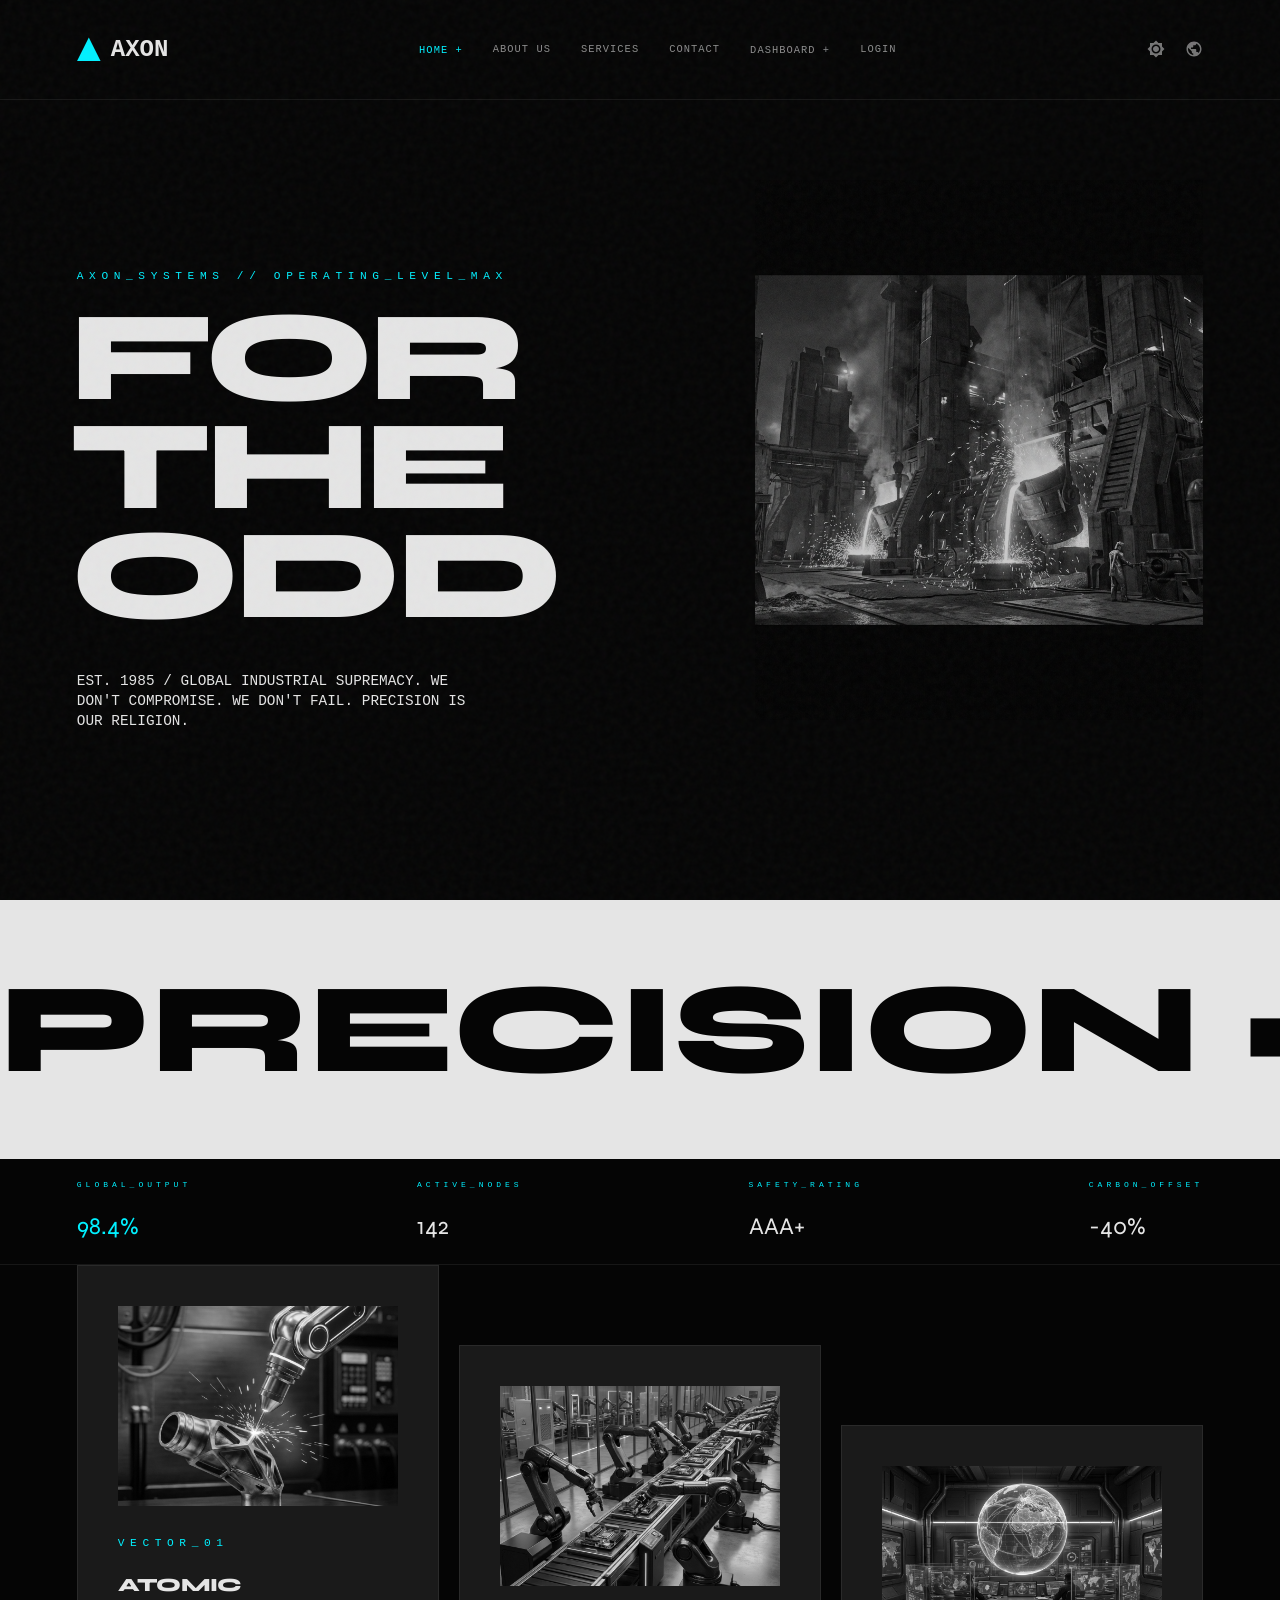
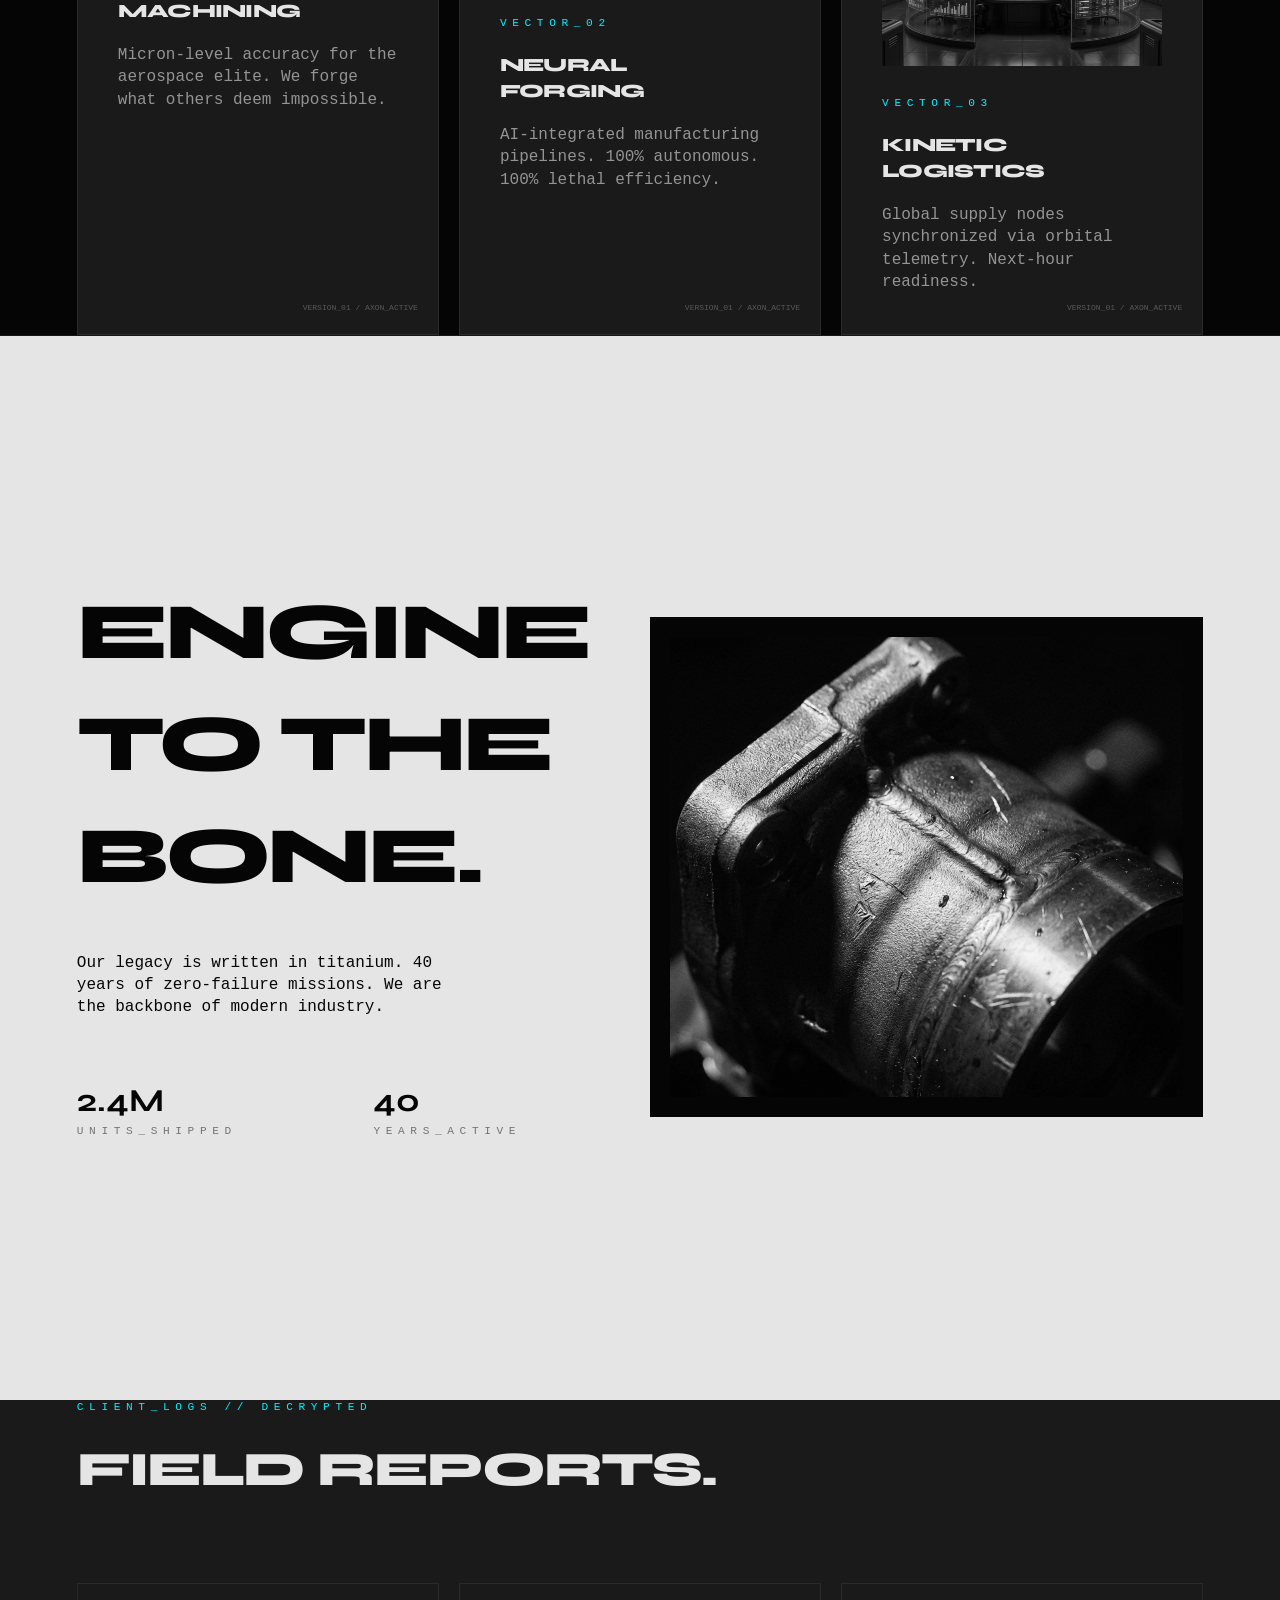
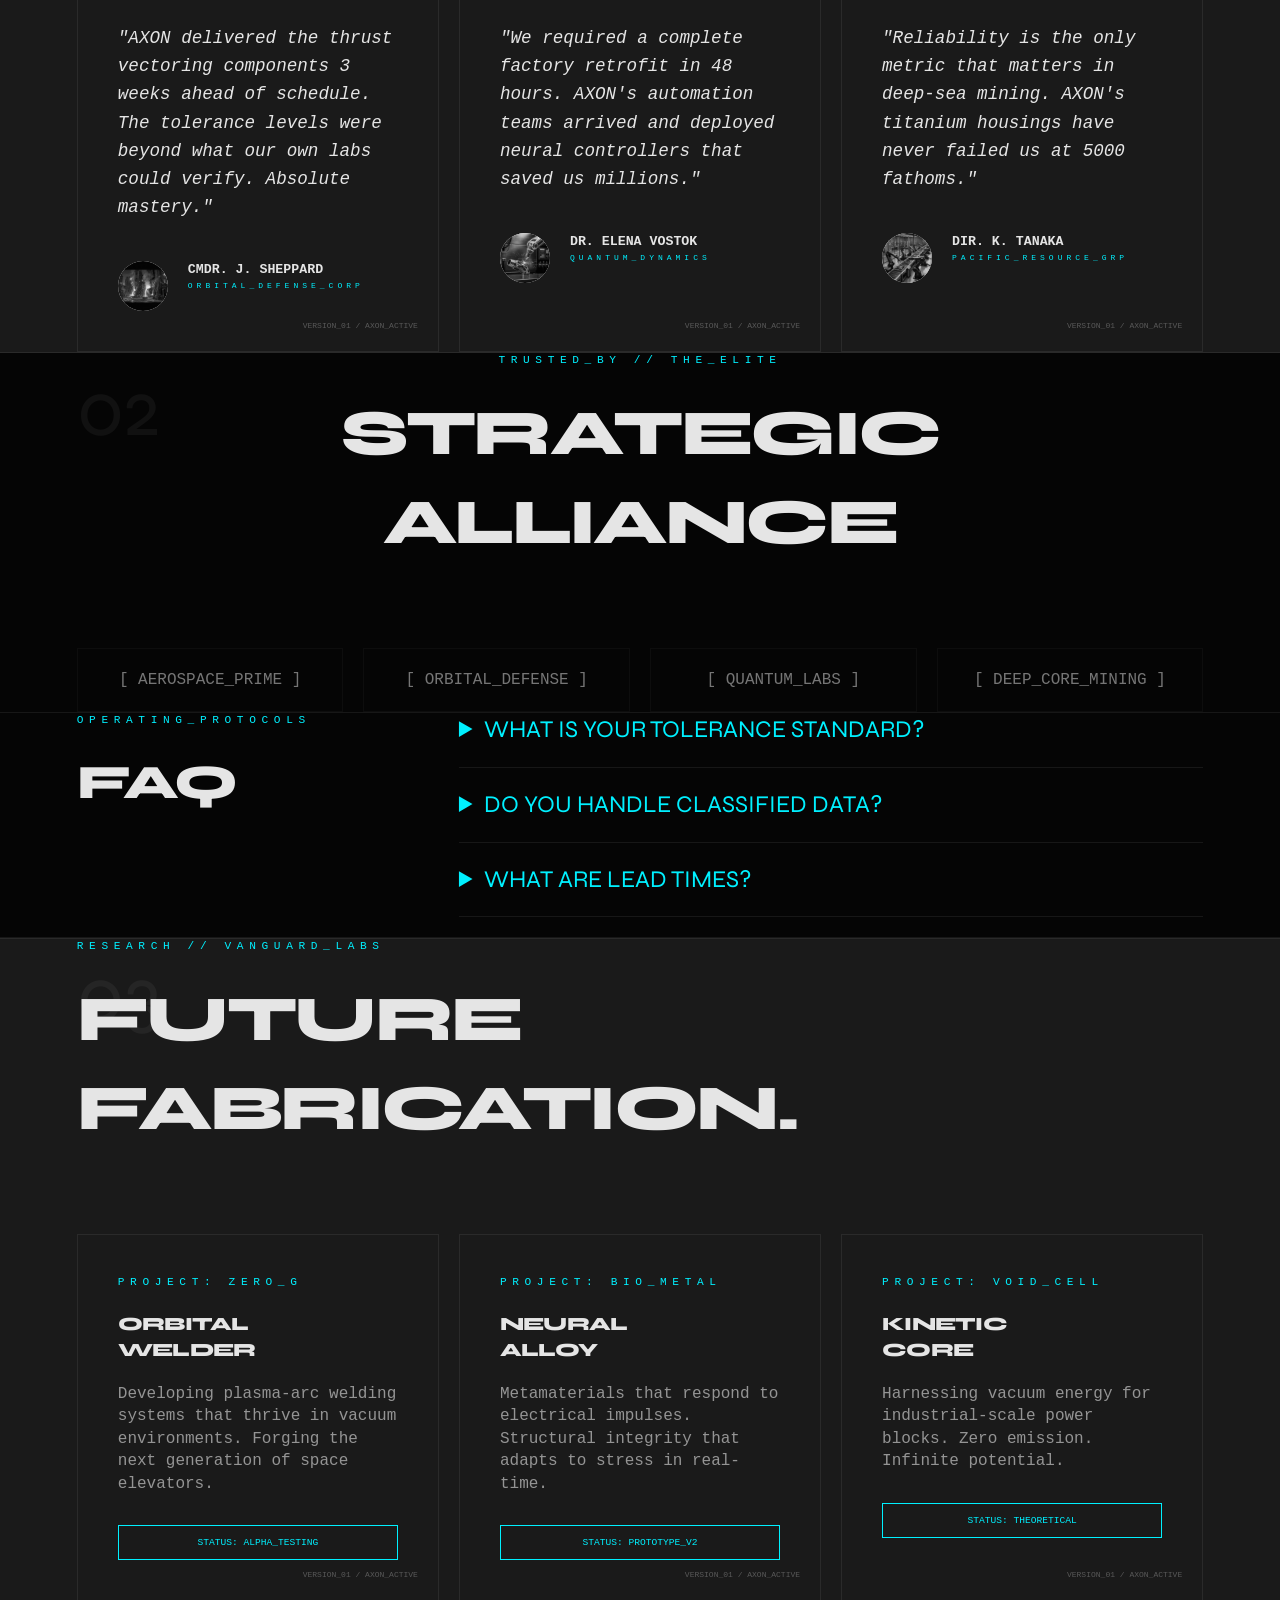
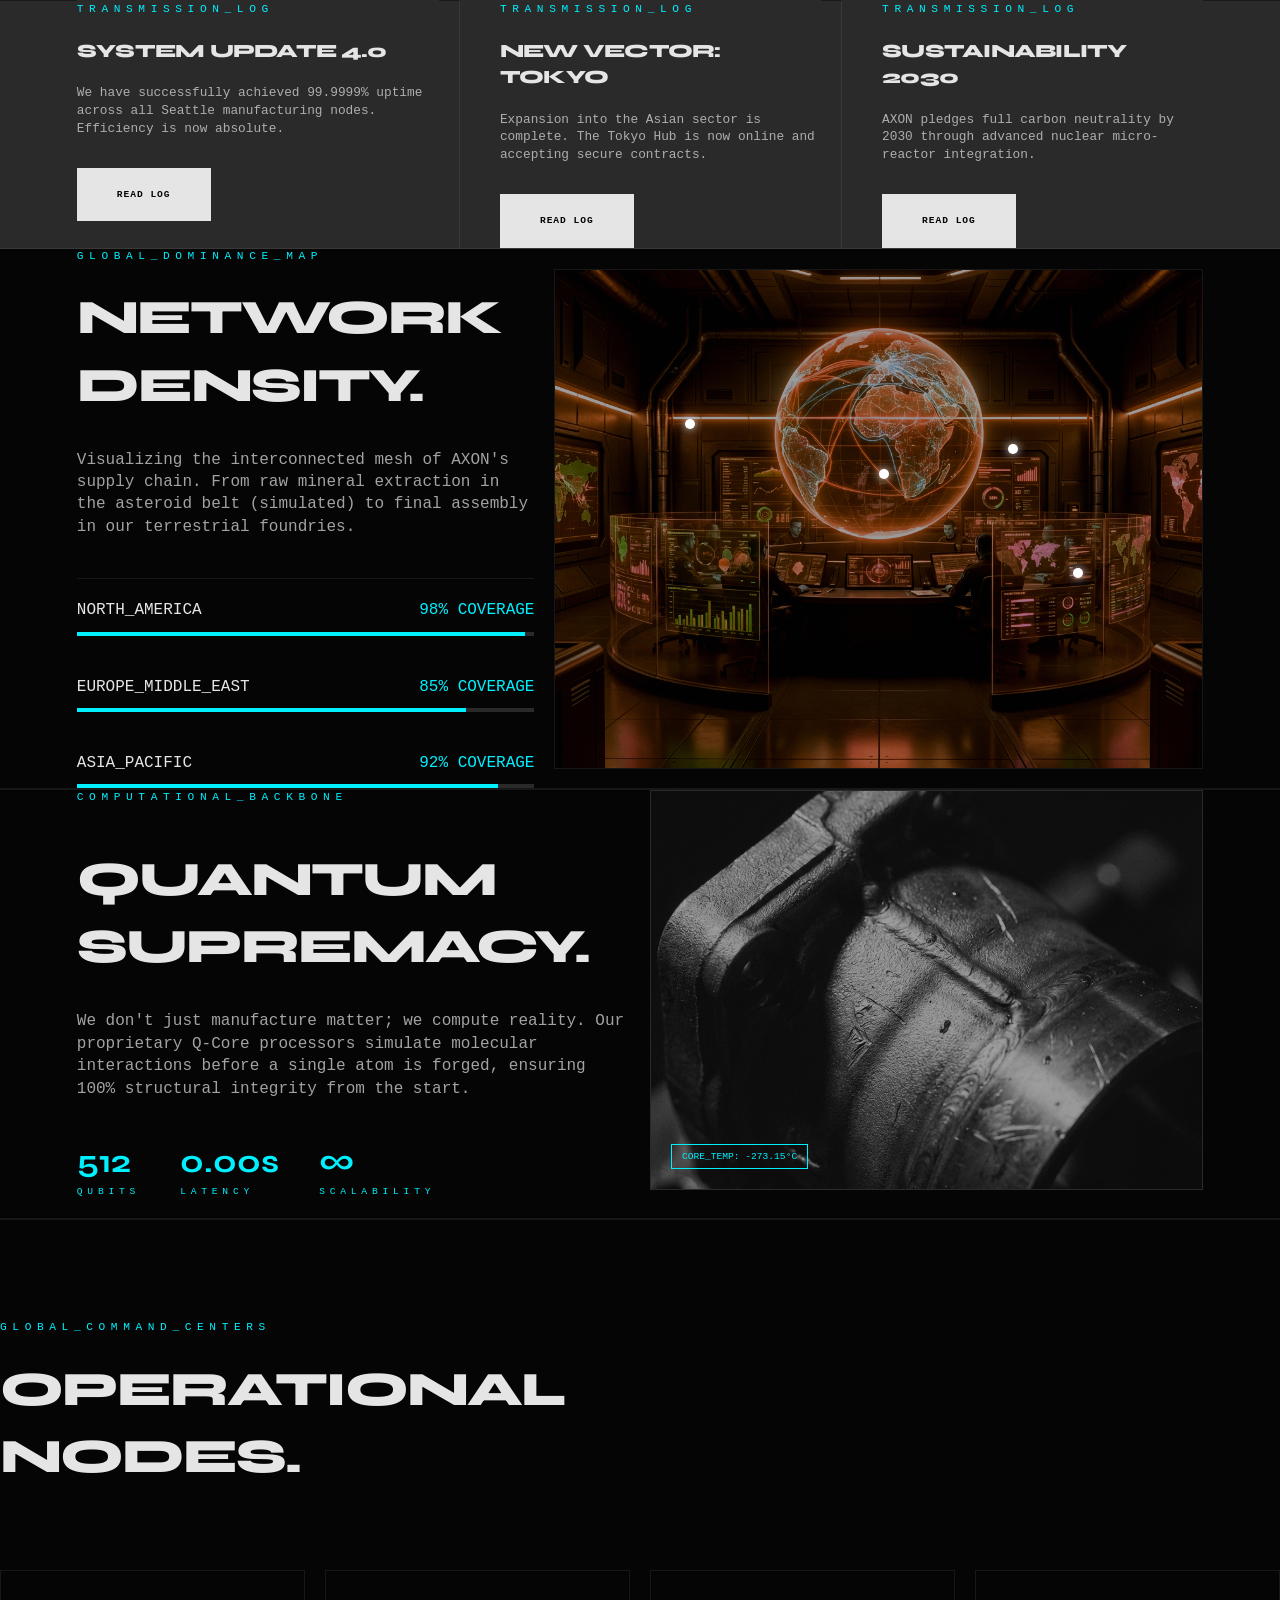
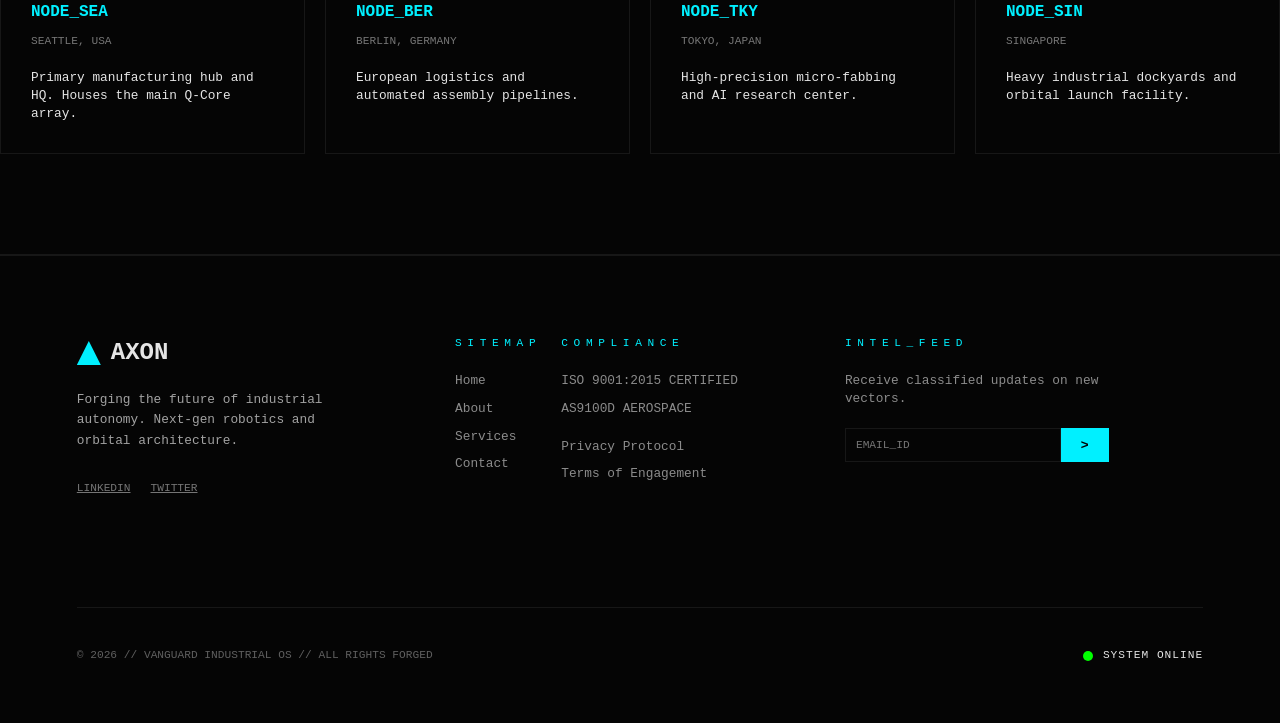
<file: index.html>
<!DOCTYPE html>
<html lang="en" data-theme="dark" dir="ltr">

<head>
    <meta charset="UTF-8">
    <meta name="viewport" content="width=device-width, initial-scale=1.0">
    <title>AXON // VANGUARD INDUSTRIAL</title>
    <link rel="stylesheet" href="style.css">
</head>

<body>
    <nav>
        <div class="v-container nav-inner">
            <a href="index.html" class="v-logo">AXON</a>
            <div class="mobile-toggle">
                <span></span><span></span><span></span>
            </div>
            <div class="nav-links">
                <div class="dropdown">
                    <span class="nav-link active">Home +</span>
                    <div class="dropdown-content">
                        <a href="index.html" class="dropdown-link">Home 1</a>
                        <a href="index2.html" class="dropdown-link">Home 2</a>
                    </div>
                </div>
                <a href="about.html" class="nav-link">About us</a>
                <a href="services.html" class="nav-link">Services</a>
                <a href="contact.html" class="nav-link">Contact</a>
                <div class="dropdown">
                    <span class="nav-link">Dashboard +</span>
                    <div class="dropdown-content">
                        <a href="dashboard-user.html" class="dropdown-link">User Dashboard</a>
                        <a href="dashboard-admin.html" class="dropdown-link">Admin Dashboard</a>
                    </div>
                </div>
                <a href="login.html" class="nav-link">Login</a>
            </div>
            <div style="display: flex; gap: 20px;">
                <button onclick="toggleTheme()" class="nav-icon" title="Theme">
                    <svg viewBox="0 0 24 24">
                        <path
                            d="M20 8.69V4h-4.69L12 .69 8.69 4H4v4.69L.69 12 4 15.31V20h4.69L12 23.31 15.31 20H20v-4.69L23.31 12 20 8.69zM12 18c-3.31 0-6-2.69-6-6s2.69-6 6-6 6 2.69 6 6-2.69 6-6 6zm0-10c-2.21 0-4 1.79-4 4s1.79 4 4 4 4-1.79 4-4-1.79-4-4-4z" />
                    </svg>
                </button>
                <button onclick="toggleRTL()" class="nav-icon" title="Direction">
                    <svg viewBox="0 0 24 24">
                        <path
                            d="M12 2C6.48 2 2 6.48 2 12s4.48 10 10 10 10-4.48 10-10S17.52 2 12 2zm-1 17.93c-3.95-.49-7-3.85-7-7.93 0-.62.08-1.21.21-1.79L9 15v1c0 1.1.9 2 2 2v1.93zm6.9-2.54c-.26-.81-1-1.39-1.9-1.39h-1v-3c0-.55-.45-1-1-1H8v-2h2c.55 0 1-.45 1-1V7h2c1.1 0 2-.9 2-2v-.41c2.93 1.19 5 4.06 5 7.41 0 2.08-.8 3.97-2.1 5.39z" />
                    </svg>
                </button>
            </div>
        </div>
    </nav>

    <header class="hero v-container">
        <span class="v-label">AXON_SYSTEMS // OPERATING_LEVEL_MAX</span>
        <h1>FOR <br>THE<br>ODD</h1>
        <div class="hero-sub">
            EST. 1985 / GLOBAL INDUSTRIAL SUPREMACY.
            WE DON'T COMPROMISE. WE DON'T FAIL.
            PRECISION IS OUR RELIGION.
        </div>
        <div class="hero-visual">
            <img src="Assets/hero.png" alt="Industrial Forge">
        </div>

    </header>

    <div class="v-marquee">
        <div class="marquee-content">
            PRECISION • SCALE • LEGACY • AUTOMATION • TITANIUM • CARBON • PRECISION • SCALE • LEGACY •
        </div>
    </div>

    <!-- NEW CONTENT: LIVE METRICS STRIP -->
    <div style="border-bottom: 1px solid var(--v-border); padding: 20px 0; background: var(--v-black);">
        <div class="v-container" style="display: flex; justify-content: space-between; flex-wrap: wrap; gap: 20px;">
            <div>
                <span class="v-label" style="font-size: 0.5rem;">GLOBAL_OUTPUT</span>
                <div style="font-family: 'Syne'; font-size: 1.5rem; color: var(--v-accent);">98.4%</div>
            </div>
            <div>
                <span class="v-label" style="font-size: 0.5rem;">ACTIVE_NODES</span>
                <div style="font-family: 'Syne'; font-size: 1.5rem;">142</div>
            </div>
            <div>
                <span class="v-label" style="font-size: 0.5rem;">SAFETY_RATING</span>
                <div style="font-family: 'Syne'; font-size: 1.5rem;">AAA+</div>
            </div>
            <div>
                <span class="v-label" style="font-size: 0.5rem;">CARBON_OFFSET</span>
                <div style="font-family: 'Syne'; font-size: 1.5rem;">-40%</div>
            </div>
        </div>
    </div>

    <section class="v-container">
        <div class="section-num">01</div>
        <div class="v-grid">
            <div class="v-card v-reveal">
                <div
                    style="width: 100%; height: 200px; background: var(--v-black); margin-bottom: 30px; overflow: hidden;">
                    <img src="Assets/vector1.png"
                        style="width: 100%; height: 100%; object-fit: cover; filter: grayscale(1);">
                </div>
                <span class="v-label">VECTOR_01</span>
                <h3>ATOMIC <br>MACHINING</h3>
                <p style="margin-top: 20px; opacity: 0.6;">Micron-level accuracy for the aerospace elite. We forge what
                    others deem impossible.</p>
            </div>
            <div class="v-card v-reveal" style="grid-column: span 4; margin-top: 80px;">
                <div
                    style="width: 100%; height: 200px; background: var(--v-black); margin-bottom: 30px; overflow: hidden;">
                    <img src="Assets/vector2.png"
                        style="width: 100%; height: 100%; object-fit: cover; filter: grayscale(1);">
                </div>
                <span class="v-label">VECTOR_02</span>
                <h3>NEURAL <br>FORGING</h3>
                <p style="margin-top: 20px; opacity: 0.6;">AI-integrated manufacturing pipelines. 100% autonomous. 100%
                    lethal efficiency.</p>
            </div>
            <div class="v-card v-reveal" style="grid-column: span 4; margin-top: 160px;">
                <div
                    style="width: 100%; height: 200px; background: var(--v-black); margin-bottom: 30px; overflow: hidden;">
                    <img src="Assets/vector3.png"
                        style="width: 100%; height: 100%; object-fit: cover; filter: grayscale(1);">
                </div>
                <span class="v-label">VECTOR_03</span>
                <h3>KINETIC <br>LOGISTICS</h3>
                <p style="margin-top: 20px; opacity: 0.6;">Global supply nodes synchronized via orbital telemetry.
                    Next-hour readiness.</p>
            </div>
        </div>
    </section>

    <section style="background: var(--v-white); color: var(--v-black);">
        <div class="v-container v-grid">
            <div style="grid-column: span 6;">
                <h2 style="font-size: 5rem;">ENGINE <br>TO THE <br>BONE.</h2>
                <p style="margin-top: 40px; max-width: 400px; font-weight: 500;">Our legacy is written in titanium. 40
                    years of zero-failure missions. We are the backbone of modern industry.</p>

                <div style="margin-top: 60px; display: grid; grid-template-columns: 1fr 1fr; gap: 40px;">
                    <div>
                        <h4 style="font-size: 2rem; font-family: 'Syne';">2.4M</h4>
                        <span class="v-label" style="color: var(--v-black); opacity: 0.5;">UNITS_SHIPPED</span>
                    </div>
                    <div>
                        <h4 style="font-size: 2rem; font-family: 'Syne';">40</h4>
                        <span class="v-label" style="color: var(--v-black); opacity: 0.5;">YEARS_ACTIVE</span>
                    </div>
                </div>

            </div>
            <div style="grid-column: span 6; display: flex; align-items: center; justify-content: center;">
                <div
                    style="width: 100%; height: 500px; background: var(--v-gray-light); border: 20px solid var(--v-black);">
                    <img src="Assets/engineer.png"
                        style="width: 100%; height: 100%; object-fit: cover; filter: grayscale(1);">
                </div>
            </div>
        </div>
    </section>

    <!-- NEW CONTENT: CLIENT DECRYPTION (TESTIMONIALS) -->
    <section class="v-container" style="background: var(--v-gray);">
        <div class="section-head reveal" style="margin-bottom: 80px;">
            <span class="v-label">CLIENT_LOGS // DECRYPTED</span>
            <h2 style="font-size: 3rem;">FIELD REPORTS.</h2>
        </div>
        <div class="v-grid">
            <div class="v-card v-reveal">
                <p style="font-size: 1.1rem; line-height: 1.6; font-style: italic;">"AXON delivered the thrust vectoring
                    components 3 weeks ahead of schedule. The tolerance levels were beyond what our own labs could
                    verify. Absolute mastery."</p>
                <div style="margin-top: 40px; display: flex; align-items: center; gap: 20px;">
                    <div style="width: 50px; height: 50px; background: #fff; border-radius: 50%; overflow: hidden;">
                        <img src="Assets/hero.png"
                            style="width:100%; height:100%; object-fit:cover; filter:grayscale(1);">
                    </div>
                    <div>
                        <h5 style="text-transform: uppercase;">Cmdr. J. Sheppard</h5>
                        <span class="v-label" style="font-size: 0.5rem;">ORBITAL_DEFENSE_CORP</span>
                    </div>
                </div>
            </div>
            <div class="v-card v-reveal">
                <p style="font-size: 1.1rem; line-height: 1.6; font-style: italic;">"We required a complete factory
                    retrofit in 48 hours. AXON's automation teams arrived and deployed neural controllers that saved us
                    millions."</p>
                <div style="margin-top: 40px; display: flex; align-items: center; gap: 20px;">
                    <div style="width: 50px; height: 50px; background: #fff; border-radius: 50%; overflow: hidden;">
                        <img src="Assets/vector1.png"
                            style="width:100%; height:100%; object-fit:cover; filter:grayscale(1);">
                    </div>
                    <div>
                        <h5 style="text-transform: uppercase;">Dr. Elena Vostok</h5>
                        <span class="v-label" style="font-size: 0.5rem;">QUANTUM_DYNAMICS</span>
                    </div>
                </div>
            </div>
            <div class="v-card v-reveal">
                <p style="font-size: 1.1rem; line-height: 1.6; font-style: italic;">"Reliability is the only metric that
                    matters in deep-sea mining. AXON's titanium housings have never failed us at 5000 fathoms."</p>
                <div style="margin-top: 40px; display: flex; align-items: center; gap: 20px;">
                    <div style="width: 50px; height: 50px; background: #fff; border-radius: 50%; overflow: hidden;">
                        <img src="Assets/vector2.png"
                            style="width:100%; height:100%; object-fit:cover; filter:grayscale(1);">
                    </div>
                    <div>
                        <h5 style="text-transform: uppercase;">Dir. K. Tanaka</h5>
                        <span class="v-label" style="font-size: 0.5rem;">PACIFIC_RESOURCE_GRP</span>
                    </div>
                </div>
            </div>
        </div>
    </section>

    <section class="v-container">
        <div class="section-num">02</div>
        <div style="text-align: center; margin-bottom: 80px;">
            <span class="v-label">TRUSTED_BY // THE_ELITE</span>
            <h2 style="font-size: 4rem; margin-top: 20px;">STRATEGIC<br>ALLIANCE</h2>
        </div>
        <div class="v-grid" style="text-align: center;">
            <div style="grid-column: span 3; opacity: 0.5; border: 1px solid var(--v-border); padding: 20px;">[
                AEROSPACE_PRIME ]</div>
            <div style="grid-column: span 3; opacity: 0.5; border: 1px solid var(--v-border); padding: 20px;">[
                ORBITAL_DEFENSE ]</div>
            <div style="grid-column: span 3; opacity: 0.5; border: 1px solid var(--v-border); padding: 20px;">[
                QUANTUM_LABS ]</div>
            <div style="grid-column: span 3; opacity: 0.5; border: 1px solid var(--v-border); padding: 20px;">[
                DEEP_CORE_MINING ]</div>
        </div>
    </section>

    <!-- NEW CONTENT: PROTOCOL FAQ -->
    <section class="v-container" style="background: var(--v-black);">
        <div class="v-grid">
            <div style="grid-column: span 4;">
                <span class="v-label">OPERATING_PROTOCOLS</span>
                <h2 style="font-size: 3rem; margin-top: 20px;">FAQ</h2>
            </div>
            <div style="grid-column: span 8;">
                <details style="margin-bottom: 20px; border-bottom: 1px solid var(--v-border); padding-bottom: 20px;">
                    <summary style="font-family: 'Syne'; font-size: 1.5rem; cursor: pointer; color: var(--v-accent);">
                        WHAT IS YOUR TOLERANCE STANDARD?</summary>
                    <p style="margin-top: 15px; opacity: 0.7;">We strictly adhere to a +/- 0.0001mm tolerance for all
                        aerospace and medical components. Optical verification is standard.</p>
                </details>
                <details style="margin-bottom: 20px; border-bottom: 1px solid var(--v-border); padding-bottom: 20px;">
                    <summary style="font-family: 'Syne'; font-size: 1.5rem; cursor: pointer; color: var(--v-accent);">DO
                        YOU HANDLE CLASSIFIED DATA?</summary>
                    <p style="margin-top: 15px; opacity: 0.7;">Yes. Our facilities are ITAR compliant and we utilize
                        quantum-safe encryption for all IP exchanges.</p>
                </details>
                <details style="margin-bottom: 20px; border-bottom: 1px solid var(--v-border); padding-bottom: 20px;">
                    <summary style="font-family: 'Syne'; font-size: 1.5rem; cursor: pointer; color: var(--v-accent);">
                        WHAT ARE LEAD TIMES?</summary>
                    <p style="margin-top: 15px; opacity: 0.7;">Standard lead time is 4 weeks. Rapid Prototyping (Vector
                        05) can deliver assets in under 72 hours.</p>
                </details>
            </div>
        </div>
    </section>

    <!-- NEW CONTENT: VANGUARD LABS (R&D) -->
    <section class="v-container" style="background: var(--v-gray); border-top: 1px solid var(--v-border);">
        <div class="section-num">03</div>
        <div class="section-head reveal" style="margin-bottom: 80px;">
            <span class="v-label">RESEARCH // VANGUARD_LABS</span>
            <h2 style="font-size: 4rem;">FUTURE <br>FABRICATION.</h2>
        </div>
        <div class="v-grid">
            <div class="v-card v-reveal">
                <span class="v-label">PROJECT: ZERO_G</span>
                <h3>ORBITAL <br>WELDER</h3>
                <p style="margin-top: 20px; opacity: 0.6;">Developing plasma-arc welding systems that thrive in vacuum
                    environments. Forging the next generation of space elevators.</p>
                <div
                    style="margin-top: 30px; border: 1px solid var(--v-accent); padding: 10px; font-size: 0.6rem; color: var(--v-accent); text-align: center;">
                    STATUS: ALPHA_TESTING
                </div>
            </div>
            <div class="v-card v-reveal">
                <span class="v-label">PROJECT: BIO_METAL</span>
                <h3>NEURAL <br>ALLOY</h3>
                <p style="margin-top: 20px; opacity: 0.6;">Metamaterials that respond to electrical impulses. Structural
                    integrity that adapts to stress in real-time.</p>
                <div
                    style="margin-top: 30px; border: 1px solid var(--v-accent); padding: 10px; font-size: 0.6rem; color: var(--v-accent); text-align: center;">
                    STATUS: PROTOTYPE_V2
                </div>
            </div>
            <div class="v-card v-reveal">
                <span class="v-label">PROJECT: VOID_CELL</span>
                <h3>KINETIC <br>CORE</h3>
                <p style="margin-top: 20px; opacity: 0.6;">Harnessing vacuum energy for industrial-scale power blocks.
                    Zero emission. Infinite potential.</p>
                <div
                    style="margin-top: 30px; border: 1px solid var(--v-accent); padding: 10px; font-size: 0.6rem; color: var(--v-accent); text-align: center;">
                    STATUS: THEORETICAL
                </div>
            </div>
        </div>
    </section>

    <section class="v-container" style="background: var(--v-gray-light);">
        <div class="v-grid">
            <div style="grid-column: span 4;">
                <span class="v-label">TRANSMISSION_LOG</span>
                <h3 style="margin-top: 20px;">SYSTEM UPDATE 4.0</h3>
                <p style="margin-top: 20px; font-size: 0.8rem; opacity: 0.7;">We have successfully achieved 99.9999%
                    uptime across all Seattle manufacturing nodes. Efficiency is now absolute.</p>
                <a href="#" class="v-button" style="margin-top: 30px; font-size: 0.6rem;"><span>Read Log</span></a>
            </div>
            <div style="grid-column: span 4; border-left: 1px solid var(--v-border); padding-left: 40px;">
                <span class="v-label">TRANSMISSION_LOG</span>
                <h3 style="margin-top: 20px;">NEW VECTOR: TOKYO</h3>
                <p style="margin-top: 20px; font-size: 0.8rem; opacity: 0.7;">Expansion into the Asian sector is
                    complete. The Tokyo Hub is now online and accepting secure contracts.</p>
                <a href="#" class="v-button" style="margin-top: 30px; font-size: 0.6rem;"><span>Read Log</span></a>
            </div>
            <div style="grid-column: span 4; border-left: 1px solid var(--v-border); padding-left: 40px;">
                <span class="v-label">TRANSMISSION_LOG</span>
                <h3 style="margin-top: 20px;">SUSTAINABILITY 2030</h3>
                <p style="margin-top: 20px; font-size: 0.8rem; opacity: 0.7;">AXON pledges full carbon neutrality by
                    2030 through advanced nuclear micro-reactor integration.</p>
                <a href="#" class="v-button" style="margin-top: 30px; font-size: 0.6rem;"><span>Read Log</span></a>
            </div>
        </div>
    </section>

    <!-- NEW CONTENT: STRATEGIC EXPANSION MAP VISUALIZATION -->
    <section class="v-container" style="padding-bottom: 0;">
        <div class="v-grid" style="align-items: center;">
            <div style="grid-column: span 5;">
                <span class="v-label">GLOBAL_DOMINANCE_MAP</span>
                <h2 style="font-size: 3rem; margin-top: 20px;">NETWORK <br>DENSITY.</h2>
                <p style="margin-top: 30px; opacity: 0.7;">Visualizing the interconnected mesh of AXON's supply chain.
                    From raw mineral extraction in the asteroid belt (simulated) to final assembly in our terrestrial
                    foundries.</p>
                <div style="margin-top: 40px; border-top: 1px solid var(--v-border); padding-top: 20px;">
                    <div style="display: flex; justify-content: space-between; margin-bottom: 10px;">
                        <span>NORTH_AMERICA</span>
                        <span style="color: var(--v-accent);">98% COVERAGE</span>
                    </div>
                    <div style="height: 4px; background: var(--v-gray-light); width: 100%;">
                        <div style="height: 100%; background: var(--v-accent); width: 98%;"></div>
                    </div>
                </div>
                <div style="margin-top: 20px; padding-top: 20px;">
                    <div style="display: flex; justify-content: space-between; margin-bottom: 10px;">
                        <span>EUROPE_MIDDLE_EAST</span>
                        <span style="color: var(--v-accent);">85% COVERAGE</span>
                    </div>
                    <div style="height: 4px; background: var(--v-gray-light); width: 100%;">
                        <div style="height: 100%; background: var(--v-accent); width: 85%;"></div>
                    </div>
                </div>
                <div style="margin-top: 20px; padding-top: 20px;">
                    <div style="display: flex; justify-content: space-between; margin-bottom: 10px;">
                        <span>ASIA_PACIFIC</span>
                        <span style="color: var(--v-accent);">92% COVERAGE</span>
                    </div>
                    <div style="height: 4px; background: var(--v-gray-light); width: 100%;">
                        <div style="height: 100%; background: var(--v-accent); width: 92%;"></div>
                    </div>
                </div>
            </div>
            <div style="grid-column: span 7;">
                <div
                    style="width: 100%; height: 500px; background: var(--v-black); position: relative; overflow: hidden; border: 1px solid var(--v-border);">
                    <img src="Assets/vector3.png"
                        style="width: 100%; height: 100%; object-fit: cover; opacity: 0.6; filter: hue-rotate(180deg) contrast(1.2);">
                    <div
                        style="position: absolute; top: 30%; left: 20%; width: 10px; height: 10px; background: #fff; border-radius: 50%; box-shadow: 0 0 10px #fff;">
                    </div>
                    <div
                        style="position: absolute; top: 35%; left: 70%; width: 10px; height: 10px; background: #fff; border-radius: 50%; box-shadow: 0 0 10px #fff;">
                    </div>
                    <div
                        style="position: absolute; top: 60%; left: 80%; width: 10px; height: 10px; background: #fff; border-radius: 50%; box-shadow: 0 0 10px #fff;">
                    </div>
                    <div
                        style="position: absolute; top: 40%; left: 50%; width: 10px; height: 10px; background: #fff; border-radius: 50%; box-shadow: 0 0 10px #fff;">
                    </div>
                </div>
            </div>
        </div>
    </section>

    <!-- NEW CONTENT: QUANTUM INFRASTRUCTURE -->
    <section class="v-container" style="background: var(--v-black); border-top: 1px solid var(--v-border);">
        <div class="v-grid">
            <div style="grid-column: span 6; display: flex; flex-direction: column; justify-content: center;">
                <span class="v-label">COMPUTATIONAL_BACKBONE</span>
                <h2 style="font-size: 3rem; margin-top: 20px;">QUANTUM <br>SUPREMACY.</h2>
                <p style="margin-top: 30px; opacity: 0.7;">We don't just manufacture matter; we compute reality. Our
                    proprietary Q-Core processors simulate molecular interactions before a single atom is forged,
                    ensuring 100% structural integrity from the start.</p>
                <div style="margin-top: 40px; display: flex; gap: 40px; flex-wrap: wrap;">
                    <div>
                        <h4 style="font-family: 'Syne'; font-size: 2rem; color: var(--v-accent);">512</h4>
                        <span class="v-label" style="font-size: 0.6rem;">QUBITS</span>
                    </div>
                    <div>
                        <h4 style="font-family: 'Syne'; font-size: 2rem; color: var(--v-accent);">0.00s</h4>
                        <span class="v-label" style="font-size: 0.6rem;">LATENCY</span>
                    </div>
                    <div>
                        <h4 style="font-family: 'Syne'; font-size: 2rem; color: var(--v-accent);">∞</h4>
                        <span class="v-label" style="font-size: 0.6rem;">SCALABILITY</span>
                    </div>
                </div>
            </div>
            <div style="grid-column: span 6;">
                <div
                    style="width: 100%; height: 400px; background: var(--v-gray); border: 1px solid var(--v-border); position: relative; overflow: hidden;">
                    <img src="Assets/engineer.png"
                        style="width: 100%; height: 100%; object-fit: cover; opacity: 0.6; filter: grayscale(1);">
                    <div
                        style="position: absolute; bottom: 20px; left: 20px; border: 1px solid var(--v-accent); padding: 5px 10px; color: var(--v-accent); font-size: 0.6rem;">
                        CORE_TEMP: -273.15°C
                    </div>
                </div>
            </div>
        </div>
    </section>

    <!-- NEW CONTENT: OPERATIONAL_NODES -->
    <section class="v-container" style="border-top: 1px solid var(--v-border); padding: 100px 0;">
        <div class="v-grid">
            <div style="grid-column: span 12;">
                <span class="v-label">GLOBAL_COMMAND_CENTERS</span>
                <h2 style="font-size: 3rem; margin: 20px 0 60px;">OPERATIONAL <br>NODES.</h2>
            </div>
            <div style="grid-column: span 3; border: 1px solid var(--v-border); padding: 30px;">
                <h4 style="color: var(--v-accent);">NODE_SEA</h4>
                <p style="font-size: 0.7rem; margin-top: 10px; opacity: 0.5;">SEATTLE, USA</p>
                <p style="font-size: 0.8rem; margin-top: 20px;">Primary manufacturing hub and HQ. Houses the main Q-Core
                    array.</p>
            </div>
            <div style="grid-column: span 3; border: 1px solid var(--v-border); padding: 30px;">
                <h4 style="color: var(--v-accent);">NODE_BER</h4>
                <p style="font-size: 0.7rem; margin-top: 10px; opacity: 0.5;">BERLIN, GERMANY</p>
                <p style="font-size: 0.8rem; margin-top: 20px;">European logistics and automated assembly pipelines.</p>
            </div>
            <div style="grid-column: span 3; border: 1px solid var(--v-border); padding: 30px;">
                <h4 style="color: var(--v-accent);">NODE_TKY</h4>
                <p style="font-size: 0.7rem; margin-top: 10px; opacity: 0.5;">TOKYO, JAPAN</p>
                <p style="font-size: 0.8rem; margin-top: 20px;">High-precision micro-fabbing and AI research center.</p>
            </div>
            <div style="grid-column: span 3; border: 1px solid var(--v-border); padding: 30px;">
                <h4 style="color: var(--v-accent);">NODE_SIN</h4>
                <p style="font-size: 0.7rem; margin-top: 10px; opacity: 0.5;">SINGAPORE</p>
                <p style="font-size: 0.8rem; margin-top: 20px;">Heavy industrial dockyards and orbital launch facility.
                </p>
            </div>
        </div>
    </section>

    <footer class="dash-footer" style="border-top: 1px solid var(--v-border); margin-top: 0; padding-top: 80px;">
        <div class="v-grid" style="row-gap: 50px;">
            <!-- Brand -->
            <div style="grid-column: span 3;">
                <a href="index.html" class="v-logo">AXON</a>
                <p style="margin-top: 20px; font-size: 0.8rem; opacity: 0.7; line-height: 1.6;">
                    Forging the future of industrial autonomy. Next-gen robotics and orbital architecture.
                </p>
                <div style="margin-top: 30px; display: flex; gap: 20px;">
                    <a href="#" style="opacity: 0.5; font-size: 0.7rem; color: inherit;">LINKEDIN</a>
                    <a href="#" style="opacity: 0.5; font-size: 0.7rem; color: inherit;">TWITTER</a>
                </div>
            </div>

            <!-- Sitemap -->
            <div style="grid-column: span 2; grid-column-start: 5;">
                <span class="v-label">SITEMAP</span>
                <div style="margin-top: 20px; display: flex; flex-direction: column; gap: 10px;">
                    <a href="index.html"
                        style="opacity: 0.6; text-decoration: none; font-size: 0.8rem; color: inherit;">Home</a>
                    <a href="about.html"
                        style="opacity: 0.6; text-decoration: none; font-size: 0.8rem; color: inherit;">About</a>
                    <a href="services.html"
                        style="opacity: 0.6; text-decoration: none; font-size: 0.8rem; color: inherit;">Services</a>
                    <a href="contact.html"
                        style="opacity: 0.6; text-decoration: none; font-size: 0.8rem; color: inherit;">Contact</a>
                </div>
            </div>

            <!-- Legal/Nodes -->
            <div style="grid-column: span 3;">
                <span class="v-label">COMPLIANCE</span>
                <div style="margin-top: 20px; display: flex; flex-direction: column; gap: 10px;">
                    <span style="opacity: 0.6; font-size: 0.8rem;">ISO 9001:2015 CERTIFIED</span>
                    <span style="opacity: 0.6; font-size: 0.8rem;">AS9100D AEROSPACE</span>
                    <a href="#"
                        style="opacity: 0.6; text-decoration: none; font-size: 0.8rem; color: inherit; margin-top: 10px;">Privacy
                        Protocol</a>
                    <a href="#" style="opacity: 0.6; text-decoration: none; font-size: 0.8rem; color: inherit;">Terms of
                        Engagement</a>
                </div>
            </div>

            <!-- Newsletter -->
            <div style="grid-column: span 3;">
                <span class="v-label">INTEL_FEED</span>
                <p style="margin-top: 20px; font-size: 0.8rem; opacity: 0.6; margin-bottom: 20px;">Receive classified
                    updates on new vectors.</p>
                <form action="#" style="display: flex;">
                    <input type="email" placeholder="EMAIL_ID"
                        style="background: transparent; border: 1px solid var(--v-border); padding: 10px; color: inherit; font-family: inherit; width: 100%; font-size: 0.7rem;">
                    <button type="submit"
                        style="background: var(--v-accent); border: none; padding: 0 20px; font-weight: bold; cursor: pointer;">></button>
                </form>
            </div>

            <!-- Bottom Row -->
            <div
                style="grid-column: span 12; margin-top: 60px; padding-top: 40px; border-top: 1px solid var(--v-border); display: flex; justify-content: space-between; align-items: center; flex-wrap: wrap; gap: 20px;">
                <p style="font-size: 0.7rem; opacity: 0.4;">© 2026 // VANGUARD INDUSTRIAL OS // ALL RIGHTS FORGED</p>
                <div style="display: flex; gap: 20px; align-items: center;">
                    <div style="display: flex; align-items: center; gap: 10px;">
                        <span style="width: 10px; height: 10px; background: #00FF00; border-radius: 50%;"></span>
                        <span style="font-size: 0.7rem; letter-spacing: 1px;">SYSTEM ONLINE</span>
                    </div>
                </div>
            </div>
        </div>
    </footer>

    <script src="main.js"></script>
</body>

</html>
</file>
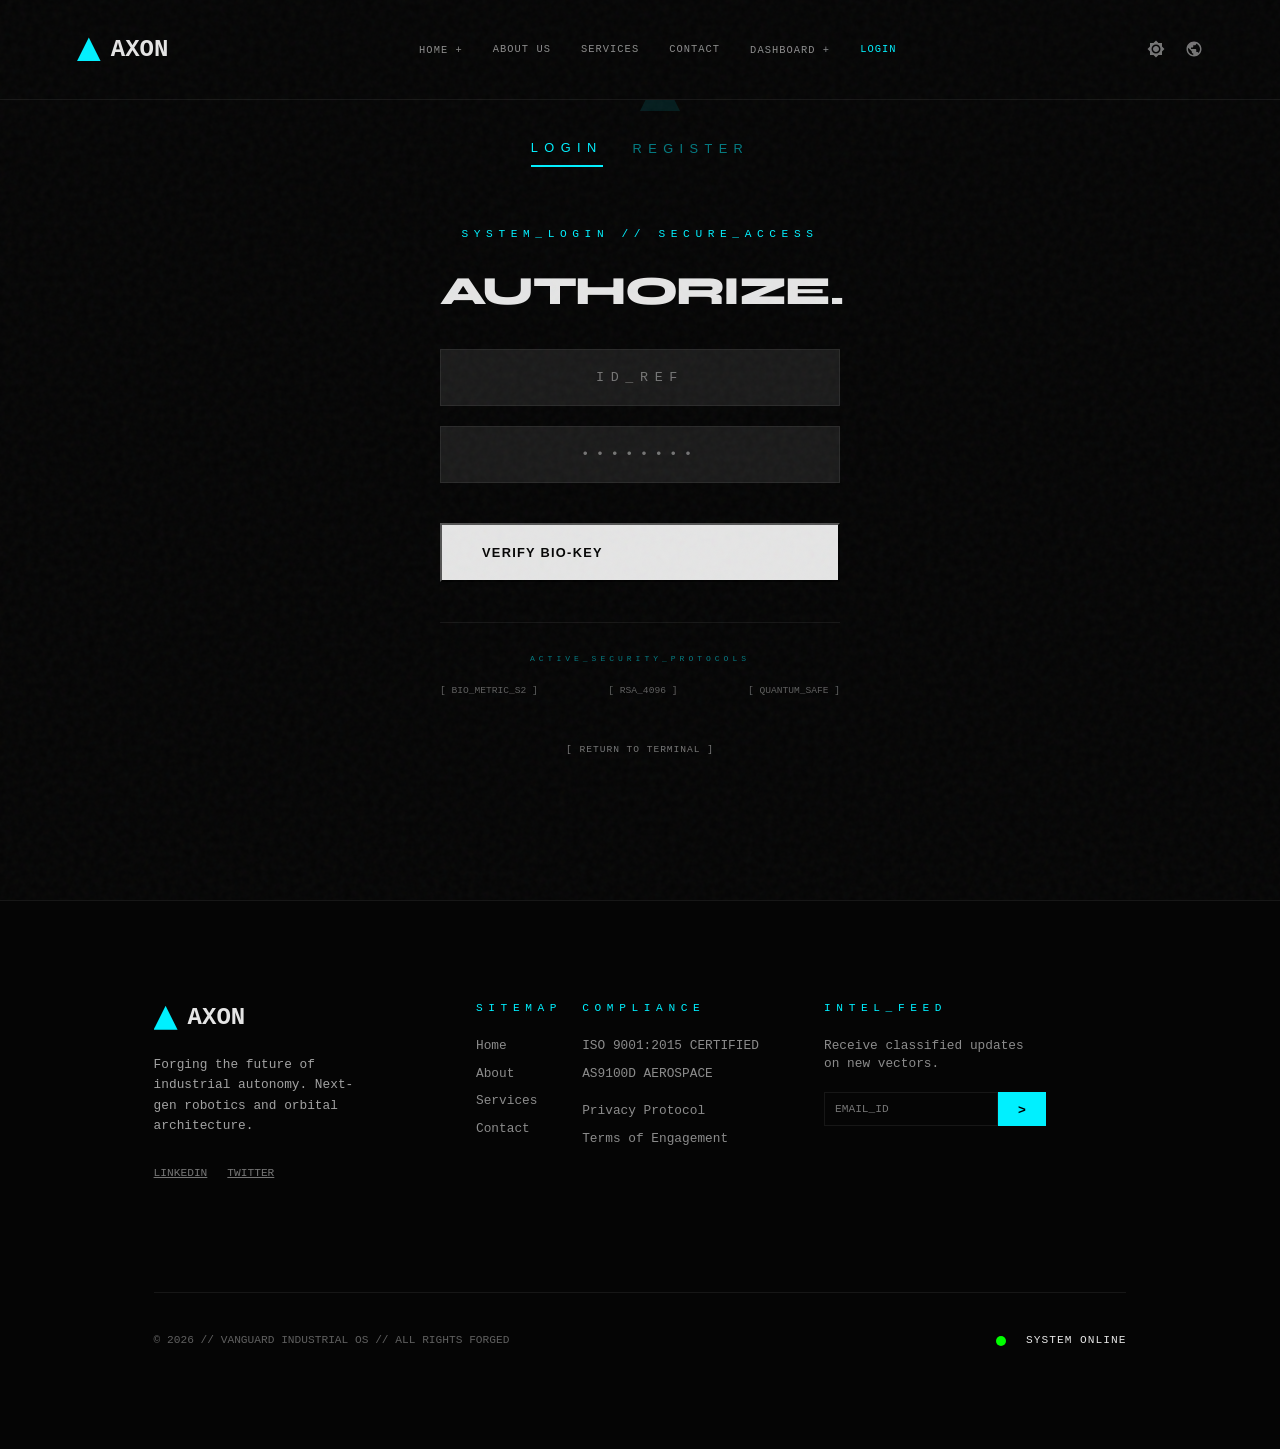
<file: login.html>
<!DOCTYPE html>
<html lang="en" data-theme="dark" dir="ltr">

<head>
    <meta charset="UTF-8">
    <meta name="viewport" content="width=device-width, initial-scale=1.0">
    <title>AXON // AUTHENTICATION</title>
    <link rel="stylesheet" href="style.css">
</head>

<body>
    <nav>
        <div class="v-container nav-inner">
            <a href="index.html" class="v-logo">AXON</a>
            <div class="mobile-toggle">
                <span></span><span></span><span></span>
            </div>
            <div class="nav-links">
                <div class="dropdown">
                    <span class="nav-link">Home +</span>
                    <div class="dropdown-content">
                        <a href="index.html" class="dropdown-link">Home 1</a>
                        <a href="index2.html" class="dropdown-link">Home 2</a>
                    </div>
                </div>
                <a href="about.html" class="nav-link">About us</a>
                <a href="services.html" class="nav-link">Services</a>
                <a href="contact.html" class="nav-link">Contact</a>
                <div class="dropdown">
                    <span class="nav-link">Dashboard +</span>
                    <div class="dropdown-content">
                        <a href="dashboard-user.html" class="dropdown-link">User Dashboard</a>
                        <a href="dashboard-admin.html" class="dropdown-link">Admin Dashboard</a>
                    </div>
                </div>
                <a href="login.html" class="nav-link active">Login</a>
            </div>
            <div style="display: flex; gap: 20px;">
                <button onclick="toggleTheme()" class="nav-icon" title="Theme">
                    <svg viewBox="0 0 24 24">
                        <path
                            d="M20 8.69V4h-4.69L12 .69 8.69 4H4v4.69L.69 12 4 15.31V20h4.69L12 23.31 15.31 20H20v-4.69L23.31 12 20 8.69zM12 18c-3.31 0-6-2.69-6-6s2.69-6 6-6 6 2.69 6 6-2.69 6-6 6zm0-10c-2.21 0-4 1.79-4 4s1.79 4 4 4 4-1.79 4-4-1.79-4-4-4z" />
                    </svg>
                </button>
                <button onclick="toggleRTL()" class="nav-icon" title="Direction">
                    <svg viewBox="0 0 24 24">
                        <path
                            d="M12 2C6.48 2 2 6.48 2 12s4.48 10 10 10 10-4.48 10-10S17.52 2 12 2zm-1 17.93c-3.95-.49-7-3.85-7-7.93 0-.62.08-1.21.21-1.79L9 15v1c0 1.1.9 2 2 2v1.93zm6.9-2.54c-.26-.81-1-1.39-1.9-1.39h-1v-3c0-.55-.45-1-1-1H8v-2h2c.55 0 1-.45 1-1V7h2c1.1 0 2-.9 2-2v-.41c2.93 1.19 5 4.06 5 7.41 0 2.08-.8 3.97-2.1 5.39z" />
                    </svg>
                </button>
            </div>
        </div>
    </nav>

    <div class="auth-wrap">
        <div class="auth-circle"></div>

        <div class="auth-panel v-reveal">
            <!-- Auth Toggle Tabs -->
            <div style="display: flex; justify-content: center; gap: 30px; margin-bottom: 40px;">
                <button onclick="switchAuth('login')" id="tab-login" class="v-label"
                    style="background: none; border: none; cursor: pointer; border-bottom: 2px solid var(--v-accent); padding-bottom: 10px; font-size: 0.8rem;">LOGIN</button>
                <button onclick="switchAuth('register')" id="tab-register" class="v-label"
                    style="background: none; border: none; cursor: pointer; opacity: 0.5; padding-bottom: 10px; font-size: 0.8rem;">REGISTER</button>
            </div>

            <!-- Login Section -->
            <div id="form-login">
                <span class="v-label">SYSTEM_LOGIN // SECURE_ACCESS</span>
                <h2 style="margin: 20px 0 30px; font-size: 2.5rem;">AUTHORIZE.</h2>
                <form action="dashboard-user.html">
                    <input type="text" placeholder="ID_REF" class="auth-input" required>
                    <input type="password" placeholder="••••••••" class="auth-input" required>
                    <button type="submit" class="v-button" style="width: 100%; margin-top: 20px;"><span>Verify
                            Bio-Key</span></button>
                </form>
            </div>

            <!-- Register Section -->
            <div id="form-register" style="display: none;">
                <span class="v-label">SYSTEM_REGISTRATION // NEW_OPERATOR</span>
                <h2 style="margin: 20px 0 30px; font-size: 2.5rem;">INITIALIZE.</h2>
                <form action="dashboard-user.html">
                    <input type="text" placeholder="OPERATOR_NAME" class="auth-input" required>
                    <input type="email" placeholder="COMMS_ID" class="auth-input" required>
                    <input type="password" placeholder="SECURE_KEY" class="auth-input" required>
                    <button type="submit" class="v-button" style="width: 100%; margin-top: 20px;"><span>GENERATE
                            ID</span></button>
                </form>
            </div>

            <div style="margin-top: 40px; border-top: 1px solid var(--v-border); padding-top: 30px;">
                <span class="v-label" style="font-size: 0.5rem; opacity: 0.5;">ACTIVE_SECURITY_PROTOCOLS</span>
                <div
                    style="display: flex; justify-content: space-between; margin-top: 15px; font-size: 0.6rem; opacity: 0.4;">
                    <span>[ BIO_METRIC_S2 ]</span>
                    <span>[ RSA_4096 ]</span>
                    <span>[ QUANTUM_SAFE ]</span>
                </div>
            </div>

            <div style="margin-top: 40px; text-align: center;">
                <a href="index.html" class="nav-link" style="font-size: 0.6rem; opacity: 0.5;">[ RETURN TO TERMINAL
                    ]</a>
            </div>
        </div>
    </div>

    <script>
        function switchAuth(mode) {
            const loginForm = document.getElementById('form-login');
            const registerForm = document.getElementById('form-register');
            const tabLogin = document.getElementById('tab-login');
            const tabRegister = document.getElementById('tab-register');

            if (mode === 'login') {
                loginForm.style.display = 'block';
                registerForm.style.display = 'none';
                tabLogin.style.opacity = '1';
                tabLogin.style.borderBottom = '2px solid var(--v-accent)';
                tabRegister.style.opacity = '0.5';
                tabRegister.style.borderBottom = 'none';
            } else {
                loginForm.style.display = 'none';
                registerForm.style.display = 'block';
                tabLogin.style.opacity = '0.5';
                tabLogin.style.borderBottom = 'none';
                tabRegister.style.opacity = '1';
                tabRegister.style.borderBottom = '2px solid var(--v-accent)';
            }
        }
    </script>

    <footer style="padding: 100px 12vw; border-top: 1px solid var(--v-border);">
        <div class="v-grid" style="row-gap: 50px;">
            <!-- Brand -->
            <div style="grid-column: span 3;">
                <a href="index.html" class="v-logo">AXON</a>
                <p style="margin-top: 20px; font-size: 0.8rem; opacity: 0.7; line-height: 1.6;">
                    Forging the future of industrial autonomy. Next-gen robotics and orbital architecture.
                </p>
                <div style="margin-top: 30px; display: flex; gap: 20px;">
                    <a href="#" style="color: var(--v-white); opacity: 0.5; font-size: 0.7rem;">LINKEDIN</a>
                    <a href="#" style="color: var(--v-white); opacity: 0.5; font-size: 0.7rem;">TWITTER</a>
                </div>
            </div>

            <!-- Sitemap -->
            <div style="grid-column: span 2; grid-column-start: 5;">
                <span class="v-label">SITEMAP</span>
                <div style="margin-top: 20px; display: flex; flex-direction: column; gap: 10px;">
                    <a href="index.html"
                        style="color: var(--v-white); opacity: 0.6; text-decoration: none; font-size: 0.8rem;">Home</a>
                    <a href="about.html"
                        style="color: var(--v-white); opacity: 0.6; text-decoration: none; font-size: 0.8rem;">About</a>
                    <a href="services.html"
                        style="color: var(--v-white); opacity: 0.6; text-decoration: none; font-size: 0.8rem;">Services</a>
                    <a href="contact.html"
                        style="color: var(--v-white); opacity: 0.6; text-decoration: none; font-size: 0.8rem;">Contact</a>
                </div>
            </div>

            <!-- Legal/Nodes -->
            <div style="grid-column: span 3;">
                <span class="v-label">COMPLIANCE</span>
                <div style="margin-top: 20px; display: flex; flex-direction: column; gap: 10px;">
                    <span style="color: var(--v-white); opacity: 0.6; font-size: 0.8rem;">ISO 9001:2015 CERTIFIED</span>
                    <span style="color: var(--v-white); opacity: 0.6; font-size: 0.8rem;">AS9100D AEROSPACE</span>
                    <a href="#"
                        style="color: var(--v-white); opacity: 0.6; text-decoration: none; font-size: 0.8rem; margin-top: 10px;">Privacy
                        Protocol</a>
                    <a href="#"
                        style="color: var(--v-white); opacity: 0.6; text-decoration: none; font-size: 0.8rem;">Terms of
                        Engagement</a>
                </div>
            </div>

            <!-- Newsletter -->
            <div style="grid-column: span 3;">
                <span class="v-label">INTEL_FEED</span>
                <p style="margin-top: 20px; font-size: 0.8rem; opacity: 0.6; margin-bottom: 20px;">Receive classified
                    updates on new vectors.</p>
                <form action="#" style="display: flex;">
                    <input type="email" placeholder="EMAIL_ID"
                        style="background: transparent; border: 1px solid var(--v-border); padding: 10px; color: var(--v-white); font-family: inherit; width: 100%; font-size: 0.7rem;">
                    <button type="submit"
                        style="background: var(--v-accent); border: none; padding: 0 20px; font-weight: bold; cursor: pointer;">></button>
                </form>
            </div>

            <!-- Bottom Row -->
            <div
                style="grid-column: span 12; margin-top: 60px; padding-top: 40px; border-top: 1px solid var(--v-border); display: flex; justify-content: space-between; align-items: center;">
                <p style="font-size: 0.7rem; opacity: 0.4;">© 2026 // VANGUARD INDUSTRIAL OS // ALL RIGHTS FORGED</p>
                <div style="display: flex; gap: 20px; align-items: center;">
                    <span style="width: 10px; height: 10px; background: #00FF00; border-radius: 50%;"></span>
                    <span style="font-size: 0.7rem; letter-spacing: 1px;">SYSTEM ONLINE</span>
                </div>
            </div>
        </div>
    </footer>

    <script src="main.js"></script>
</body>

</html>
</file>
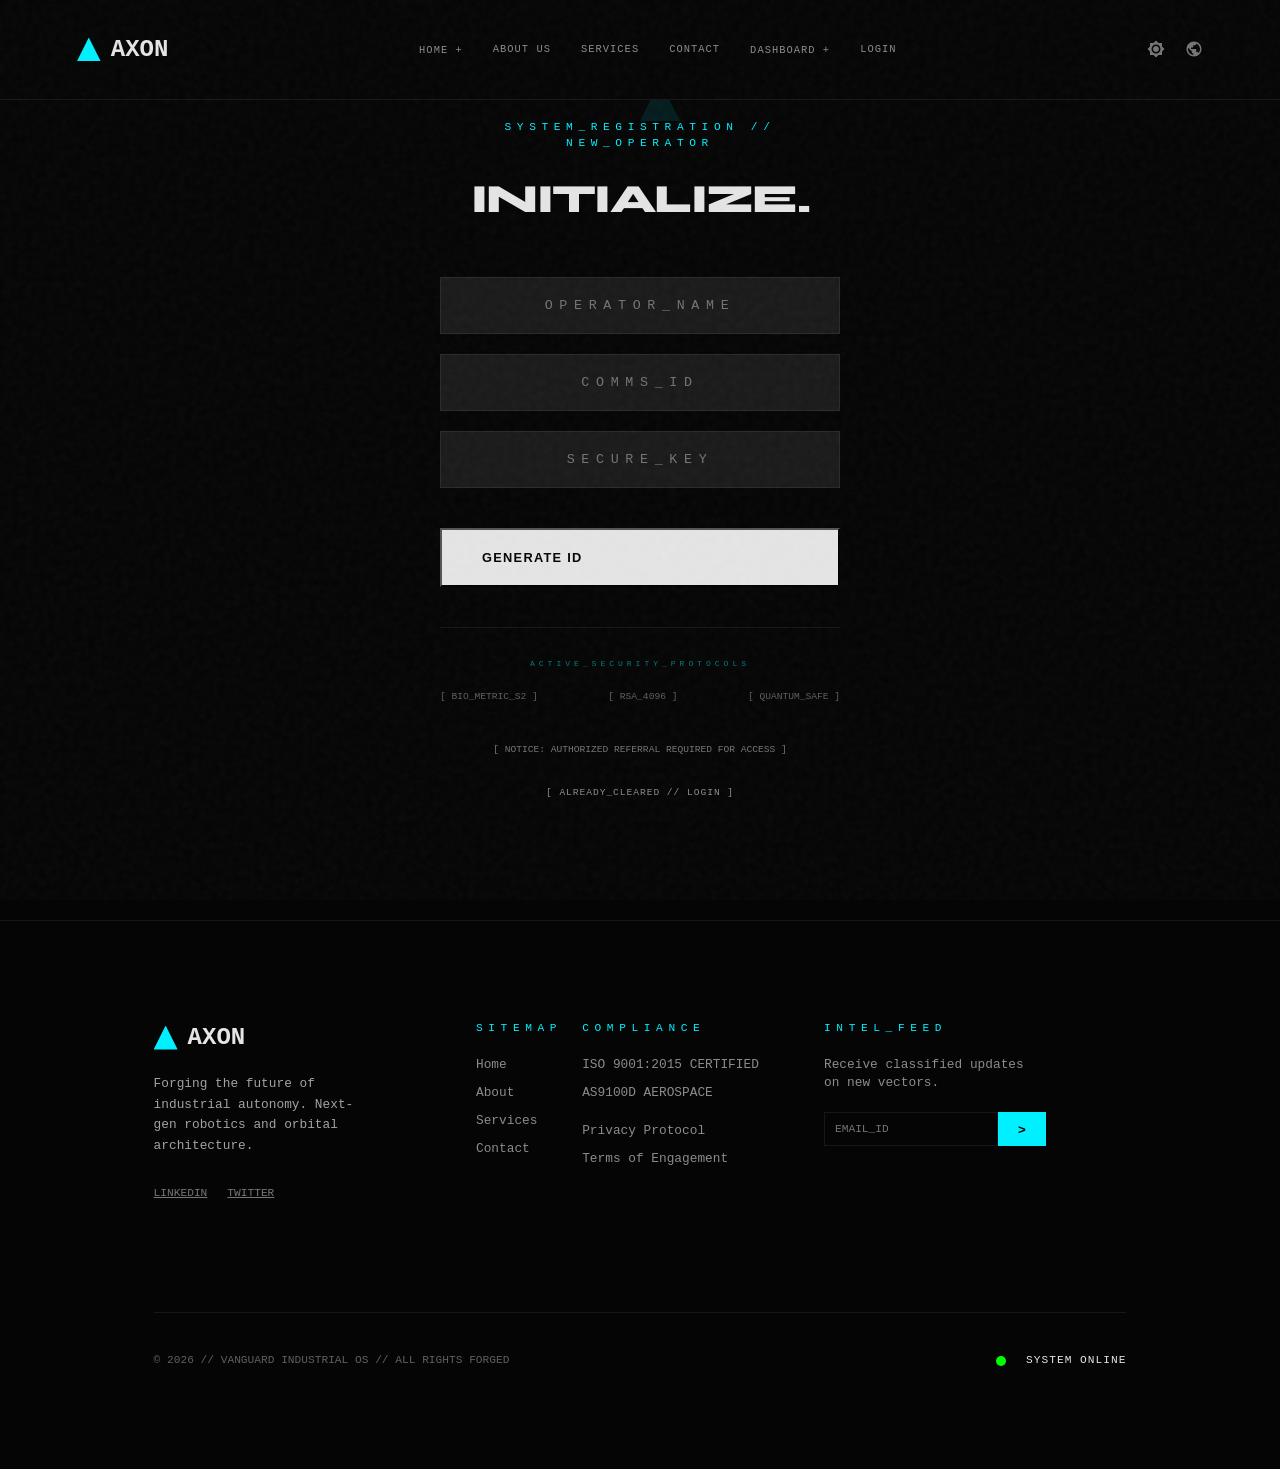
<file: register.html>
<!DOCTYPE html>
<html lang="en" data-theme="dark" dir="ltr">

<head>
    <meta charset="UTF-8">
    <meta name="viewport" content="width=device-width, initial-scale=1.0">
    <title>AXON // REGISTRATION</title>
    <link rel="stylesheet" href="style.css">
</head>

<body>
    <nav>
        <div class="v-container nav-inner">
            <a href="index.html" class="v-logo">AXON</a>
            <div class="mobile-toggle">
                <span></span><span></span><span></span>
            </div>
            <div class="nav-links">
                <div class="dropdown">
                    <span class="nav-link">Home +</span>
                    <div class="dropdown-content">
                        <a href="index.html" class="dropdown-link">Home 1</a>
                        <a href="index2.html" class="dropdown-link">Home 2</a>
                    </div>
                </div>
                <a href="about.html" class="nav-link">About us</a>
                <a href="services.html" class="nav-link">Services</a>
                <a href="contact.html" class="nav-link">Contact</a>
                <div class="dropdown">
                    <span class="nav-link">Dashboard +</span>
                    <div class="dropdown-content">
                        <a href="dashboard-user.html" class="dropdown-link">User Dashboard</a>
                        <a href="dashboard-admin.html" class="dropdown-link">Admin Dashboard</a>
                    </div>
                </div>
                <a href="login.html" class="nav-link">Login</a>
            </div>
            <div style="display: flex; gap: 20px;">
                <button onclick="toggleTheme()" class="nav-icon" title="Theme">
                    <svg viewBox="0 0 24 24">
                        <path
                            d="M20 8.69V4h-4.69L12 .69 8.69 4H4v4.69L.69 12 4 15.31V20h4.69L12 23.31 15.31 20H20v-4.69L23.31 12 20 8.69zM12 18c-3.31 0-6-2.69-6-6s2.69-6 6-6 6 2.69 6 6-2.69 6-6 6zm0-10c-2.21 0-4 1.79-4 4s1.79 4 4 4 4-1.79 4-4-1.79-4-4-4z" />
                    </svg>
                </button>
                <button onclick="toggleRTL()" class="nav-icon" title="Direction">
                    <svg viewBox="0 0 24 24">
                        <path
                            d="M12 2C6.48 2 2 6.48 2 12s4.48 10 10 10 10-4.48 10-10S17.52 2 12 2zm-1 17.93c-3.95-.49-7-3.85-7-7.93 0-.62.08-1.21.21-1.79L9 15v1c0 1.1.9 2 2 2v1.93zm6.9-2.54c-.26-.81-1-1.39-1.9-1.39h-1v-3c0-.55-.45-1-1-1H8v-2h2c.55 0 1-.45 1-1V7h2c1.1 0 2-.9 2-2v-.41c2.93 1.19 5 4.06 5 7.41 0 2.08-.8 3.97-2.1 5.39z" />
                    </svg>
                </button>
            </div>
        </div>
    </nav>

    <div class="auth-wrap">
        <!-- Reusing auth-circle for consistent branding -->
        <div class="auth-circle"></div>

        <div class="auth-panel v-reveal">
            <span class="v-label">SYSTEM_REGISTRATION // NEW_OPERATOR</span>
            <h2 style="margin: 20px 0 50px; font-size: 2.5rem;">INITIALIZE.</h2>

            <form action="dashboard-user.html">
                <input type="text" placeholder="OPERATOR_NAME" class="auth-input" required>
                <input type="email" placeholder="COMMS_ID" class="auth-input" required>
                <input type="password" placeholder="SECURE_KEY" class="auth-input" required>
                <button type="submit" class="v-button" style="width: 100%; margin-top: 20px;"><span>GENERATE
                        ID</span></button>
            </form>

            <div style="margin-top: 40px; border-top: 1px solid var(--v-border); padding-top: 30px;">
                <span class="v-label" style="font-size: 0.5rem; opacity: 0.5;">ACTIVE_SECURITY_PROTOCOLS</span>
                <div
                    style="display: flex; justify-content: space-between; margin-top: 15px; font-size: 0.6rem; opacity: 0.4;">
                    <span>[ BIO_METRIC_S2 ]</span>
                    <span>[ RSA_4096 ]</span>
                    <span>[ QUANTUM_SAFE ]</span>
                </div>
            </div>

            <div style="margin-top: 40px; display: flex; flex-direction: column; gap: 10px;">
                <p style="font-size: 0.6rem; opacity: 0.5; margin-bottom: 20px;">
                    [ NOTICE: AUTHORIZED REFERRAL REQUIRED FOR ACCESS ]
                </p>
                <a href="login.html" class="nav-link" style="font-size: 0.6rem;">[ ALREADY_CLEARED // LOGIN ]</a>
            </div>
        </div>
    </div>

    <footer style="padding: 100px 12vw; border-top: 1px solid var(--v-border);">
        <div class="v-grid" style="row-gap: 50px;">
            <!-- Brand -->
            <div style="grid-column: span 3;">
                <a href="index.html" class="v-logo">AXON</a>
                <p style="margin-top: 20px; font-size: 0.8rem; opacity: 0.7; line-height: 1.6;">
                    Forging the future of industrial autonomy. Next-gen robotics and orbital architecture.
                </p>
                <div style="margin-top: 30px; display: flex; gap: 20px;">
                    <a href="#" style="color: var(--v-white); opacity: 0.5; font-size: 0.7rem;">LINKEDIN</a>
                    <a href="#" style="color: var(--v-white); opacity: 0.5; font-size: 0.7rem;">TWITTER</a>
                </div>
            </div>

            <!-- Sitemap -->
            <div style="grid-column: span 2; grid-column-start: 5;">
                <span class="v-label">SITEMAP</span>
                <div style="margin-top: 20px; display: flex; flex-direction: column; gap: 10px;">
                    <a href="index.html"
                        style="color: var(--v-white); opacity: 0.6; text-decoration: none; font-size: 0.8rem;">Home</a>
                    <a href="about.html"
                        style="color: var(--v-white); opacity: 0.6; text-decoration: none; font-size: 0.8rem;">About</a>
                    <a href="services.html"
                        style="color: var(--v-white); opacity: 0.6; text-decoration: none; font-size: 0.8rem;">Services</a>
                    <a href="contact.html"
                        style="color: var(--v-white); opacity: 0.6; text-decoration: none; font-size: 0.8rem;">Contact</a>
                </div>
            </div>

            <!-- Legal/Nodes -->
            <div style="grid-column: span 3;">
                <span class="v-label">COMPLIANCE</span>
                <div style="margin-top: 20px; display: flex; flex-direction: column; gap: 10px;">
                    <span style="color: var(--v-white); opacity: 0.6; font-size: 0.8rem;">ISO 9001:2015 CERTIFIED</span>
                    <span style="color: var(--v-white); opacity: 0.6; font-size: 0.8rem;">AS9100D AEROSPACE</span>
                    <a href="#"
                        style="color: var(--v-white); opacity: 0.6; text-decoration: none; font-size: 0.8rem; margin-top: 10px;">Privacy
                        Protocol</a>
                    <a href="#"
                        style="color: var(--v-white); opacity: 0.6; text-decoration: none; font-size: 0.8rem;">Terms of
                        Engagement</a>
                </div>
            </div>

            <!-- Newsletter -->
            <div style="grid-column: span 3;">
                <span class="v-label">INTEL_FEED</span>
                <p style="margin-top: 20px; font-size: 0.8rem; opacity: 0.6; margin-bottom: 20px;">Receive classified
                    updates on new vectors.</p>
                <form action="#" style="display: flex;">
                    <input type="email" placeholder="EMAIL_ID"
                        style="background: transparent; border: 1px solid var(--v-border); padding: 10px; color: var(--v-white); font-family: inherit; width: 100%; font-size: 0.7rem;">
                    <button type="submit"
                        style="background: var(--v-accent); border: none; padding: 0 20px; font-weight: bold; cursor: pointer;">></button>
                </form>
            </div>

            <!-- Bottom Row -->
            <div
                style="grid-column: span 12; margin-top: 60px; padding-top: 40px; border-top: 1px solid var(--v-border); display: flex; justify-content: space-between; align-items: center;">
                <p style="font-size: 0.7rem; opacity: 0.4;">© 2026 // VANGUARD INDUSTRIAL OS // ALL RIGHTS FORGED</p>
                <div style="display: flex; gap: 20px; align-items: center;">
                    <span style="width: 10px; height: 10px; background: #00FF00; border-radius: 50%;"></span>
                    <span style="font-size: 0.7rem; letter-spacing: 1px;">SYSTEM ONLINE</span>
                </div>
            </div>
        </div>
    </footer>

    <script src="main.js"></script>
</body>

</html>
</file>
<file: style.css>
@import url('https://fonts.googleapis.com/css2?family=Syne:wght@400;700;800&family=JetBrains+Mono:wght@300;400;500&display=swap');

:root {
    /* Vanguard Industrial Palette */
    --v-black: #050505;
    --v-white: #E5E5E5;
    --v-accent: #00F0FF;
    /* Ion Blue */
    --v-accent-dim: rgba(0, 240, 255, 0.15);
    --v-gray: #1A1A1A;
    --v-gray-light: #2A2A2A;

    /* Layout Tokens */
    --v-margin: 6vw;
    --v-border: rgba(229, 229, 229, 0.08);
}

[data-theme="light"] {
    --v-black: #F5F5F5;
    --v-white: #0A0A0A;
    --v-accent: #FF3D00;
    /* Neon Orange */
    --v-accent-dim: rgba(255, 61, 0, 0.15);
    --v-gray: #E0E0E0;
    --v-gray-light: #CCCCCC;
    --v-border: rgba(0, 0, 0, 0.1);
}

/* --- Foundation --- */
* {
    margin: 0;
    padding: 0;
    box-sizing: border-box;
}

body {
    background-color: var(--v-black);
    color: var(--v-white);
    font-family: 'JetBrains+Mono', monospace;
    overflow-x: hidden;
    line-height: 1.4;
    -webkit-font-smoothing: antialiased;
    width: 100%;
}

h1,
h2,
h3,
.v-title {
    font-family: 'Syne', sans-serif;
    font-weight: 800;
    text-transform: uppercase;
    letter-spacing: -0.04em;
}

/* --- Grain Overlay (Premium Texture) --- */
body::before {
    content: "";
    position: fixed;
    top: 0;
    left: 0;
    width: 100vw;
    height: 100vh;
    opacity: 0.04;
    pointer-events: none;
    z-index: 9999;
    background-image: url("data:image/svg+xml,%3Csvg viewBox='0 0 200 200' xmlns='http://www.w3.org/2000/svg'%3E%3Cfilter id='noiseFilter'%3E%3CfeTurbulence type='fractalNoise' baseFrequency='0.65' numOctaves='3' stitchTiles='stitch'/%3E%3C/filter%3E%3Crect width='100%25' height='100%25' filter='url(%23noiseFilter)'/%3E%3C/svg%3E");
}

/* --- Custom Cursor --- */
#v-cursor,
#v-cursor-follower {
    display: none;
    /* Disabled for reliability */
}

/* --- Layout Elements --- */
.v-container {
    padding: 0 var(--v-margin);
    width: 100%;
}

.v-grid {
    display: grid;
    grid-template-columns: repeat(12, 1fr);
    gap: 20px;
}

/* --- Navigation --- */
nav {
    position: fixed;
    top: 0;
    left: 0;
    width: 100%;
    height: 100px;
    display: flex;
    align-items: center;
    border-bottom: 1px solid var(--v-border);
    background: var(--v-black);
    backdrop-filter: blur(20px);
    z-index: 1000;
}

.nav-inner {
    width: 100%;
    display: flex;
    justify-content: space-between;
    align-items: center;
}

.v-logo {
    font-size: 1.5rem;
    font-weight: 800;
    color: var(--v-white);
    text-decoration: none;
    display: flex;
    align-items: center;
    gap: 10px;
}

.v-logo::before {
    content: "";
    width: 24px;
    height: 24px;
    background: var(--v-accent);
    clip-path: polygon(50% 0%, 0% 100%, 100% 100%);
}

.nav-links {
    display: flex;
    gap: 30px;
    align-items: center;
}

.nav-link {
    font-size: 0.65rem;
    text-transform: uppercase;
    letter-spacing: 0.1em;
    color: var(--v-white);
    text-decoration: none;
    opacity: 0.6;
    transition: 0.3s;
    white-space: nowrap;
    position: relative;
    cursor: pointer;
}

.nav-link:hover,
.nav-link.active {
    opacity: 1;
    color: var(--v-accent);
}

/* Dropdown */
.dropdown {
    position: relative;
    display: inline-block;
    padding: 10px 0;
}

.dropdown-content {
    display: none;
    position: absolute;
    top: 100%;
    left: -10px;
    background-color: var(--v-black);
    border: 1px solid var(--v-border);
    min-width: 180px;
    z-index: 1001;
    padding: 10px 0;
    box-shadow: 0 10px 30px rgba(0, 0, 0, 0.5);
}

.dropdown:hover .dropdown-content {
    display: block;
}

.dropdown-link {
    display: block;
    padding: 12px 20px;
    color: var(--v-white);
    text-decoration: none;
    font-size: 0.65rem;
    text-transform: uppercase;
    letter-spacing: 0.1em;
    opacity: 0.6;
    transition: 0.3s;
}

.dropdown-link:hover {
    opacity: 1;
    color: var(--v-accent);
    background: rgba(255, 255, 255, 0.05);
}

/* Nav Icons */
.nav-icon {
    background: none;
    border: none;
    cursor: pointer;
    color: var(--v-white);
    opacity: 0.5;
    transition: 0.3s;
    display: flex;
    align-items: center;
    justify-content: center;
}

.nav-icon:hover {
    opacity: 1;
    color: var(--v-accent);
    transform: scale(1.1);
}

.nav-icon svg {
    width: 18px;
    height: 18px;
    fill: currentColor;
}

/* --- Hero Section (The Core) --- */
.hero {
    min-height: 100vh;
    display: flex;
    flex-direction: column;
    justify-content: center;
    position: relative;
    padding-top: 100px;
}

.v-label {
    font-size: 0.7rem;
    color: var(--v-accent);
    letter-spacing: 0.5em;
    margin-bottom: 20px;
    display: block;
}

.hero h1 {
    font-size: clamp(3.5rem, 10vw, 12rem);
    line-height: 0.85;
    margin-left: -0.05em;
    word-break: break-word;
}

.hero-sub {
    margin-top: 40px;
    max-width: 400px;
    font-size: 0.9rem;
    opacity: 0.5;
}

.hero-visual {
    position: absolute;
    right: var(--v-margin);
    top: 50%;
    transform: translateY(-50%);
    width: 35vw;
    height: 60vh;
    background: var(--v-gray);
    overflow: hidden;
}

.hero-visual img {
    width: 100%;
    height: 100%;
    object-fit: cover;
    filter: grayscale(1) brightness(0.8);
    transition: 1s cubic-bezier(0.16, 1, 0.3, 1);
}

.hero-visual:hover img {
    filter: grayscale(0) brightness(1);
    transform: scale(1.05);
}

/* --- Technical Sections --- */
section {
    padding: 15rem 0;
    border-bottom: 1px solid var(--v-border);
    position: relative;
}

.section-num {
    font-size: 5rem;
    font-family: 'Syne', sans-serif;
    opacity: 0.05;
    position: absolute;
    top: 0;
    left: var(--v-margin);
}

.v-card {
    grid-column: span 4;
    padding: 40px;
    background: var(--v-gray);
    border: 1px solid var(--v-border);
    transition: 0.4s;
    position: relative;
}

.v-card:hover {
    background: var(--v-gray-light);
    border-color: var(--v-accent);
}

.v-card::after {
    content: "VERSION_01 / AXON_ACTIVE";
    position: absolute;
    bottom: 20px;
    right: 20px;
    font-size: 0.5rem;
    opacity: 0.3;
}

/* --- Interactive Elements --- */
.v-button {
    display: inline-flex;
    padding: 20px 40px;
    background: var(--v-white);
    color: var(--v-black);
    text-transform: uppercase;
    font-weight: 700;
    font-size: 0.8rem;
    letter-spacing: 0.1em;
    text-decoration: none;
    margin-top: 40px;
    position: relative;
    overflow: hidden;
}

.v-button::before {
    content: "";
    position: absolute;
    top: 0;
    left: -100%;
    width: 100%;
    height: 100%;
    background: var(--v-accent);
    transition: 0.4s cubic-bezier(0.16, 1, 0.3, 1);
}

.v-button:hover::before {
    left: 0;
}

.v-button span {
    position: relative;
    z-index: 2;
}

/* --- Marquee (Engineered) --- */
.v-marquee {
    overflow: hidden;
    white-space: nowrap;
    padding: 40px 0;
    background: var(--v-white);
    color: var(--v-black);
    width: 100%;
    max-width: 100vw;
}

.marquee-content {
    display: inline-block;
    animation: v-scroll 60s linear infinite;
    font-size: 8rem;
    font-weight: 800;
    font-family: 'Syne', sans-serif;
}

@keyframes v-scroll {
    from {
        transform: translateX(0);
    }

    to {
        transform: translateX(-50%);
    }
}

/* --- Dashboards (Tactical) --- */
.t-layout {
    display: grid;
    grid-template-columns: 320px 1fr;
    min-height: 100vh;
    padding-top: 100px;
}

.t-sidebar {
    border-right: 1px solid var(--v-border);
    padding: 40px;
}

.t-link {
    display: block;
    padding: 15px 0;
    font-size: 0.7rem;
    text-transform: uppercase;
    letter-spacing: 0.3em;
    color: var(--v-white);
    opacity: 0.4;
    text-decoration: none;
    border-bottom: 1px solid var(--v-border);
}

.t-link:hover,
.t-link.active {
    opacity: 1;
    color: var(--v-accent);
}

.t-grid {
    display: grid;
    grid-template-columns: repeat(auto-fit, minmax(300px, 1fr));
    gap: 1px;
    background: var(--v-border);
}

.t-item {
    background: var(--v-black);
    padding: 60px;
    display: flex;
    flex-direction: column;
    justify-content: space-between;
}

/* --- RTL --- */
[dir="rtl"] {
    direction: rtl;
    font-family: sans-serif;
}

[dir="rtl"] .hero-visual {
    right: auto;
    left: var(--v-margin);
}

[dir="rtl"] .section-num {
    left: auto;
    right: var(--v-margin);
}

[dir="rtl"] .hero h1 {
    margin-left: 0;
    margin-right: -0.05em;
}

[dir="rtl"] .dropdown-content {
    left: auto;
    right: -10px;
}

[dir="rtl"] .v-logo::before {
    order: 2;
}

[dir="rtl"] .v-card::after {
    right: auto;
    left: 20px;
}

[dir="rtl"] .nav-links {
    left: auto;
    right: 0;
}

[dir="rtl"] .t-layout {
    grid-template-columns: 1fr 320px;
}

[dir="rtl"] .t-sidebar {
    border-right: none;
    border-left: 1px solid var(--v-border);
}

[dir="rtl"] [style*="border-left"] {
    border-left-width: 0 !important;
    border-right-width: 1px !important;
    border-right-style: solid !important;
}

[dir="rtl"] [style*="padding-left"] {
    padding-left: 0 !important;
    padding-right: 40px !important;
    /* Approximation for common value */
}

/* Fix for alternating rows in services.html */
[dir="rtl"] .vector-row[style*="row-reverse"] {
    flex-direction: row !important;
}

/* --- Responsive & Mobile --- */
@media (max-width: 1024px) {
    :root {
        --v-margin: 20px;
    }

    body {
        width: 100%;
        overflow-x: hidden;
    }

    .hero-visual {
        display: none;
    }

    /* Stack the tactical dashboard */
    .t-layout {
        grid-template-columns: 1fr;
        padding-top: 80px;
    }

    .t-sidebar {
        border-right: none;
        border-bottom: 1px solid var(--v-border);
        padding: 20px;
        display: none;
        /* Hidden by default on mobile, toggle needed */
    }

    .t-sidebar.active {
        display: block;
    }

    /* Nav Mobile Fix */
    .nav-inner {
        padding: 0 20px;
    }

    .nav-links {
        display: none;
        /* Hide default nav items */
        position: fixed;
        top: 0;
        /* Changed from 80px to 0 for full screen coverage */
        left: 0;
        width: 100%;
        height: 100vh;
        background: var(--v-black);
        flex-direction: column;
        padding: 120px 40px 40px;
        /* Added top padding to clear nav bar */
        border-bottom: 1px solid var(--v-border);
        gap: 30px;
        z-index: 2000;
        /* Increased to be above nav (1000) */
        overflow-y: auto;
    }

    .nav-links .nav-link {
        font-size: 1.5rem;
        /* Larger touch targets */
        opacity: 0.8;
    }

    .nav-links.active {
        display: flex;
    }

    /* Hamburger */
    .mobile-toggle {
        display: flex !important;
        flex-direction: column;
        justify-content: space-between;
        width: 30px;
        height: 20px;
        cursor: pointer;
        z-index: 3000;
        /* Higher than nav-links (2000) */
    }

    .mobile-toggle span {
        display: block;
        width: 100%;
        height: 2px;
        background: var(--v-white);
        transition: 0.3s;
    }

    /* Grid Stacking */
    .v-grid {
        display: flex;
        flex-direction: column;
        gap: 40px;
    }

    /* Handle grid-column spans in flex layout */
    .v-grid>* {
        grid-column: span 12 !important;
        width: 100% !important;
    }

    /* Typography Scaling */
    h1 {
        font-size: clamp(2.5rem, 8vw, 3.5rem);
        word-break: break-word;
        /* Prevent overflow */
        line-height: 1.1;
    }

    h2 {
        font-size: 2rem !important;
        word-break: break-word;
    }

    .section-num {
        font-size: 3rem;
        left: 20px;
        /* Align with mobile margin */
    }

    [dir="rtl"] .section-num {
        left: auto;
        right: 20px;
    }

    /* Marquee Handling */
    .v-marquee {
        width: 100vw;
        max-width: 100%;
        overflow: hidden;
    }

    .marquee-content {
        font-size: 3rem;
    }

    /* Auto-fix generic overlaps */
    div[style*="height: 500px"],
    div[style*="height: 600px"],
    div[style*="height: 400px"] {
        height: auto !important;
        min-height: 300px;
    }

    .v-card {
        padding: 25px;
        margin-top: 0 !important;
        /* Reset staggered margins */
        width: 100%;
    }

    /* Vectors page specific */
    .vector-row {
        display: flex;
        flex-direction: column;
    }

    .vector-side {
        border-right: none;
        border-bottom: 1px solid var(--v-border);
        padding: 40px 20px !important;
        width: 100%;
    }

    .vector-side:last-child {
        border-bottom: none;
    }

    /* Reset margins/paddings that might push width */
    .v-container {
        padding: 0 20px;
        width: 100%;
        overflow: hidden;
        /* Safety clip */
    }

    header.hero {
        padding-top: 150px;
        min-height: auto;
        padding-bottom: 80px;
    }

    section {
        padding: 5rem 0;
    }

    .evolution-item {
        text-align: center !important;
        border-right: none !important;
        padding-right: 0 !important;
        padding-left: 0 !important;
    }
}

.mobile-toggle {
    display: none;
    /* Hidden on desktop */
}

/* --- Authentication --- */
.auth-wrap {
    min-height: 100vh;
    display: flex;
    align-items: center;
    justify-content: center;
    position: relative;
    padding: 120px 0;
    overflow: hidden;
}

.auth-circle {
    position: absolute;
    width: 80vh;
    height: 80vh;
    border: 1px solid var(--v-border);
    border-radius: 50%;
    z-index: 0;
    opacity: 0.1;
    animation: rotate 60s linear infinite;
}

.auth-circle::before {
    content: "";
    position: absolute;
    top: -20px;
    left: 50%;
    width: 40px;
    height: 40px;
    background: var(--v-accent);
    clip-path: polygon(50% 0%, 0% 100%, 100% 100%);
}

@keyframes rotate {
    from {
        transform: rotate(0deg);
    }

    to {
        transform: rotate(360deg);
    }
}

.auth-panel {
    width: 400px;
    text-align: center;
    position: relative;
    z-index: 1;
}

.auth-input {
    width: 100%;
    background: var(--v-gray);
    border: 1px solid var(--v-border);
    padding: 20px;
    color: var(--v-white);
    font-family: inherit;
    margin-bottom: 20px;
    text-align: center;
    letter-spacing: 0.5em;
    transition: 0.3s;
}

.auth-input:focus {
    border-color: var(--v-accent);
    outline: none;
}

/* --- Shared Footer --- */
.dash-footer {
    padding: 60px var(--v-margin);
    width: 100%;
    margin-top: auto;
}

@media (max-width: 768px) {
    .dash-footer {
        padding: 40px 20px;
    }
}
</file>
